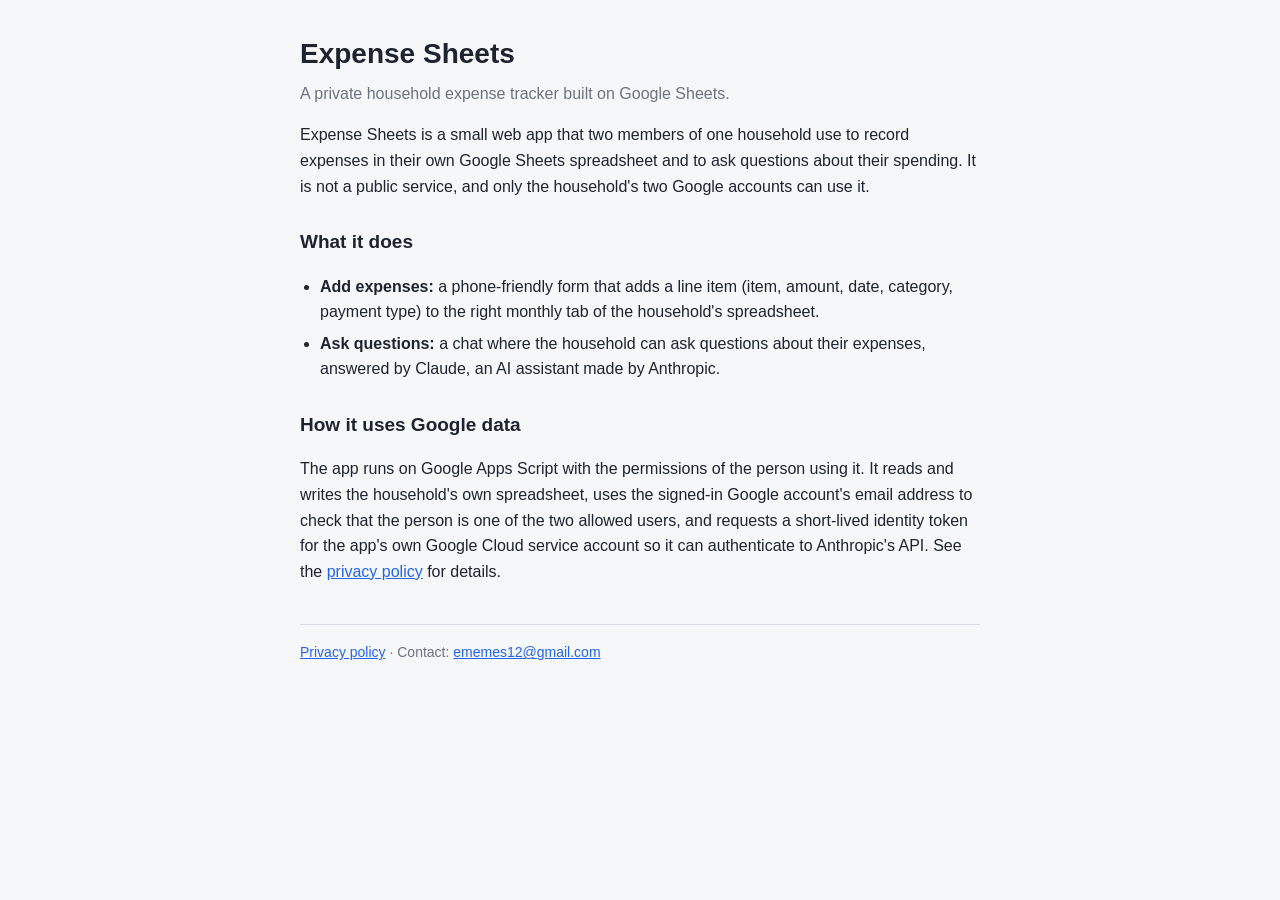
<file: index.html>
<!DOCTYPE html>
<html lang="en">
<head>
  <meta charset="utf-8">
  <meta name="viewport" content="width=device-width, initial-scale=1">
  <title>Expense Sheets</title>
  <link rel="stylesheet" href="style.css">
</head>
<body>
<main>
  <h1>Expense Sheets</h1>
  <p class="lead">A private household expense tracker built on Google Sheets.</p>

  <p>
    Expense Sheets is a small web app that two members of one household use to record expenses in
    their own Google Sheets spreadsheet and to ask questions about their spending. It is not a
    public service, and only the household's two Google accounts can use it.
  </p>

  <h2>What it does</h2>
  <ul>
    <li><strong>Add expenses:</strong> a phone-friendly form that adds a line item (item, amount,
      date, category, payment type) to the right monthly tab of the household's spreadsheet.</li>
    <li><strong>Ask questions:</strong> a chat where the household can ask questions about their
      expenses, answered by Claude, an AI assistant made by Anthropic.</li>
  </ul>

  <h2>How it uses Google data</h2>
  <p>
    The app runs on Google Apps Script with the permissions of the person using it. It reads and
    writes the household's own spreadsheet, uses the signed-in Google account's email address to
    check that the person is one of the two allowed users, and requests a short-lived identity token
    for the app's own Google Cloud service account so it can authenticate to Anthropic's API.
    See the <a href="privacy.html">privacy policy</a> for details.
  </p>

  <footer>
    <a href="privacy.html">Privacy policy</a> · Contact: <a href="mailto:ememes12@gmail.com">ememes12@gmail.com</a>
  </footer>
</main>
</body>
</html>
</file>
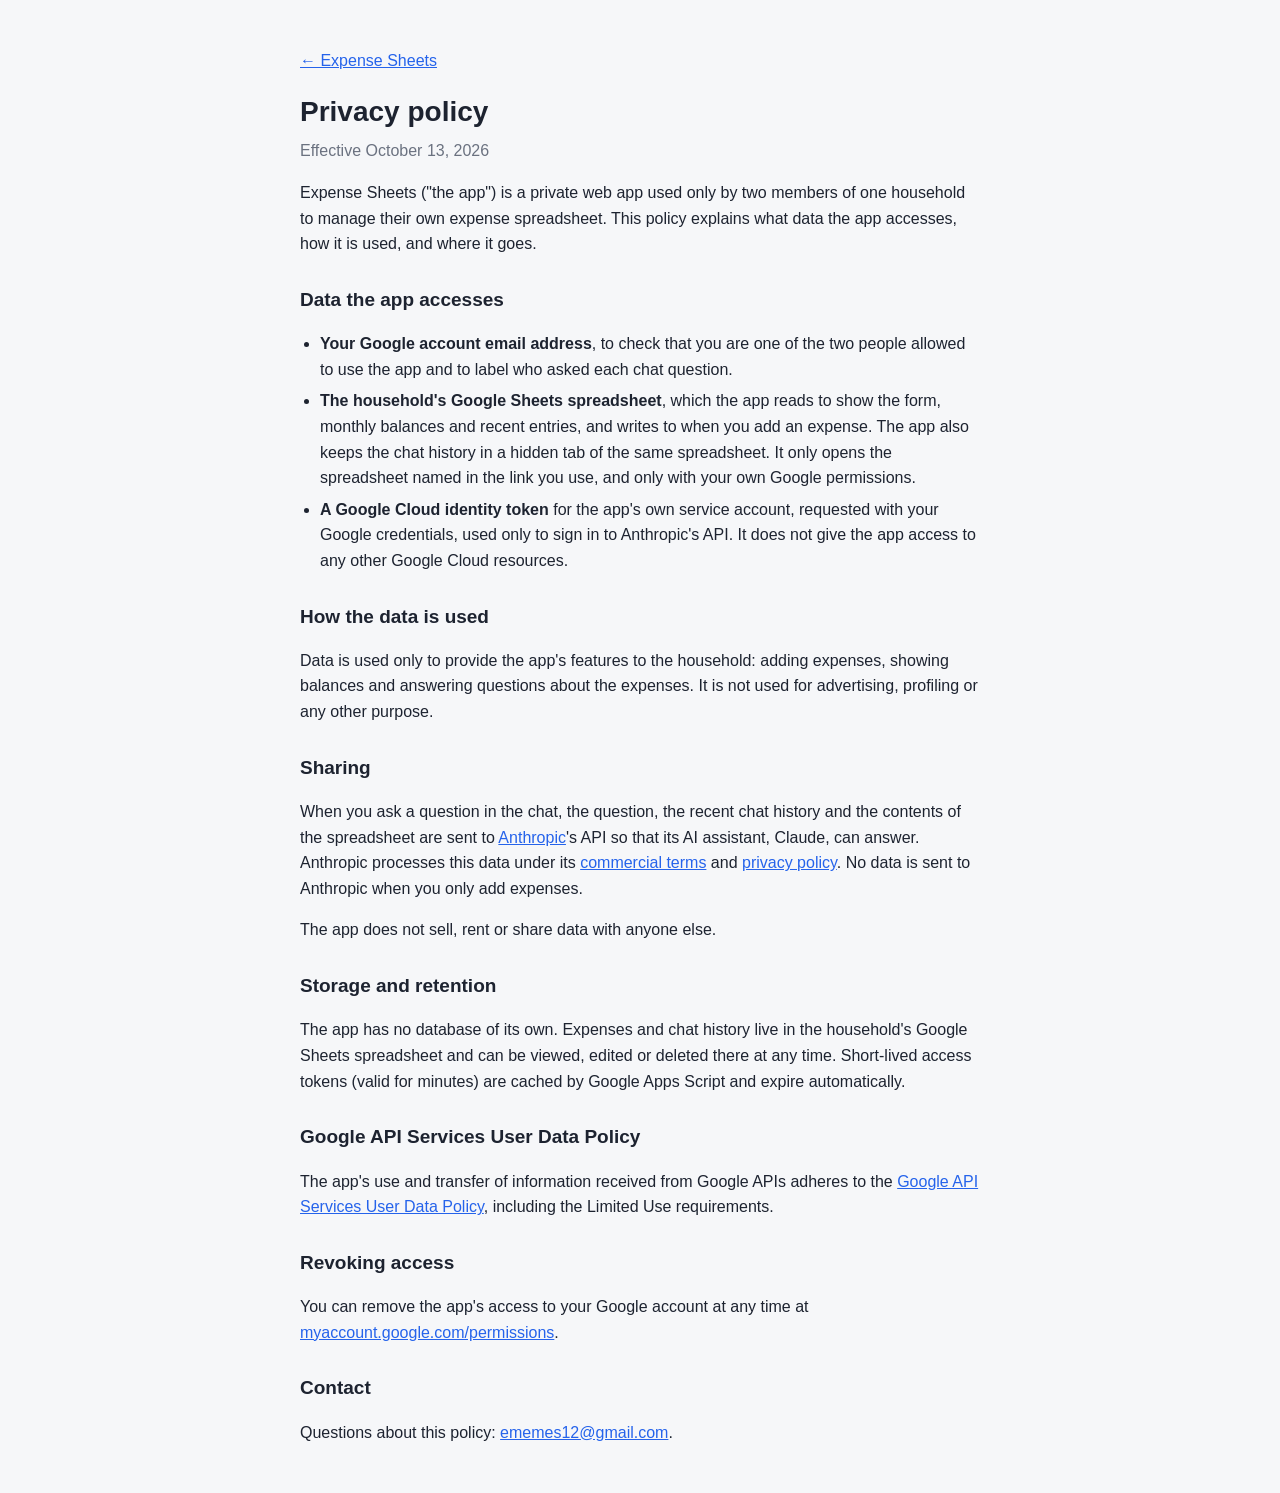
<file: privacy.html>
<!DOCTYPE html>
<html lang="en">
<head>
  <meta charset="utf-8">
  <meta name="viewport" content="width=device-width, initial-scale=1">
  <title>Expense Sheets Privacy Policy</title>
  <link rel="stylesheet" href="style.css">
</head>
<body>
<main>
  <p><a href="./">← Expense Sheets</a></p>
  <h1>Privacy policy</h1>
  <p class="lead">Effective October 13, 2026</p>

  <p>
    Expense Sheets ("the app") is a private web app used only by two members of one household to
    manage their own expense spreadsheet. This policy explains what data the app accesses, how it is
    used, and where it goes.
  </p>

  <h2>Data the app accesses</h2>
  <ul>
    <li><strong>Your Google account email address</strong>, to check that you are one of the two
      people allowed to use the app and to label who asked each chat question.</li>
    <li><strong>The household's Google Sheets spreadsheet</strong>, which the app reads to show the
      form, monthly balances and recent entries, and writes to when you add an expense. The app also
      keeps the chat history in a hidden tab of the same spreadsheet. It only opens the spreadsheet
      named in the link you use, and only with your own Google permissions.</li>
    <li><strong>A Google Cloud identity token</strong> for the app's own service account, requested
      with your Google credentials, used only to sign in to Anthropic's API. It does not give the app
      access to any other Google Cloud resources.</li>
  </ul>

  <h2>How the data is used</h2>
  <p>
    Data is used only to provide the app's features to the household: adding expenses, showing
    balances and answering questions about the expenses. It is not used for advertising, profiling
    or any other purpose.
  </p>

  <h2>Sharing</h2>
  <p>
    When you ask a question in the chat, the question, the recent chat history and the contents of
    the spreadsheet are sent to <a href="https://www.anthropic.com">Anthropic</a>'s API so that its
    AI assistant, Claude, can answer. Anthropic processes this data under its
    <a href="https://www.anthropic.com/legal/commercial-terms">commercial terms</a> and
    <a href="https://www.anthropic.com/legal/privacy">privacy policy</a>. No data is sent to Anthropic
    when you only add expenses.
  </p>
  <p>The app does not sell, rent or share data with anyone else.</p>

  <h2>Storage and retention</h2>
  <p>
    The app has no database of its own. Expenses and chat history live in the household's Google
    Sheets spreadsheet and can be viewed, edited or deleted there at any time. Short-lived access
    tokens (valid for minutes) are cached by Google Apps Script and expire automatically.
  </p>

  <h2>Google API Services User Data Policy</h2>
  <p>
    The app's use and transfer of information received from Google APIs adheres to the
    <a href="https://developers.google.com/terms/api-services-user-data-policy">Google API Services User Data Policy</a>,
    including the Limited Use requirements.
  </p>

  <h2>Revoking access</h2>
  <p>
    You can remove the app's access to your Google account at any time at
    <a href="https://myaccount.google.com/permissions">myaccount.google.com/permissions</a>.
  </p>

  <h2>Contact</h2>
  <p>Questions about this policy: <a href="mailto:ememes12@gmail.com">ememes12@gmail.com</a>.</p>
</main>
</body>
</html>
</file>
<file: style.css>
:root {
  --bg: #f6f7f9; --text: #1d2330; --muted: #6b7280; --border: #d9dde3; --accent: #2563eb;
}
@media (prefers-color-scheme: dark) {
  :root { --bg: #111318; --text: #e7e9ee; --muted: #9aa1ad; --border: #2e333d; --accent: #60a5fa; }
}
* { box-sizing: border-box; }
body {
  margin: 0; padding: 32px 16px; background: var(--bg); color: var(--text);
  font: 16px/1.6 -apple-system, BlinkMacSystemFont, "Segoe UI", Roboto, sans-serif;
}
main { max-width: 680px; margin: 0 auto; }
h1 { font-size: 28px; margin: 0 0 4px; }
h2 { font-size: 19px; margin: 28px 0 8px; }
.lead { color: var(--muted); margin-top: 0; }
a { color: var(--accent); }
ul { padding-left: 20px; }
li { margin: 6px 0; }
footer { margin-top: 40px; padding-top: 16px; border-top: 1px solid var(--border); color: var(--muted); font-size: 14px; }
</file>
